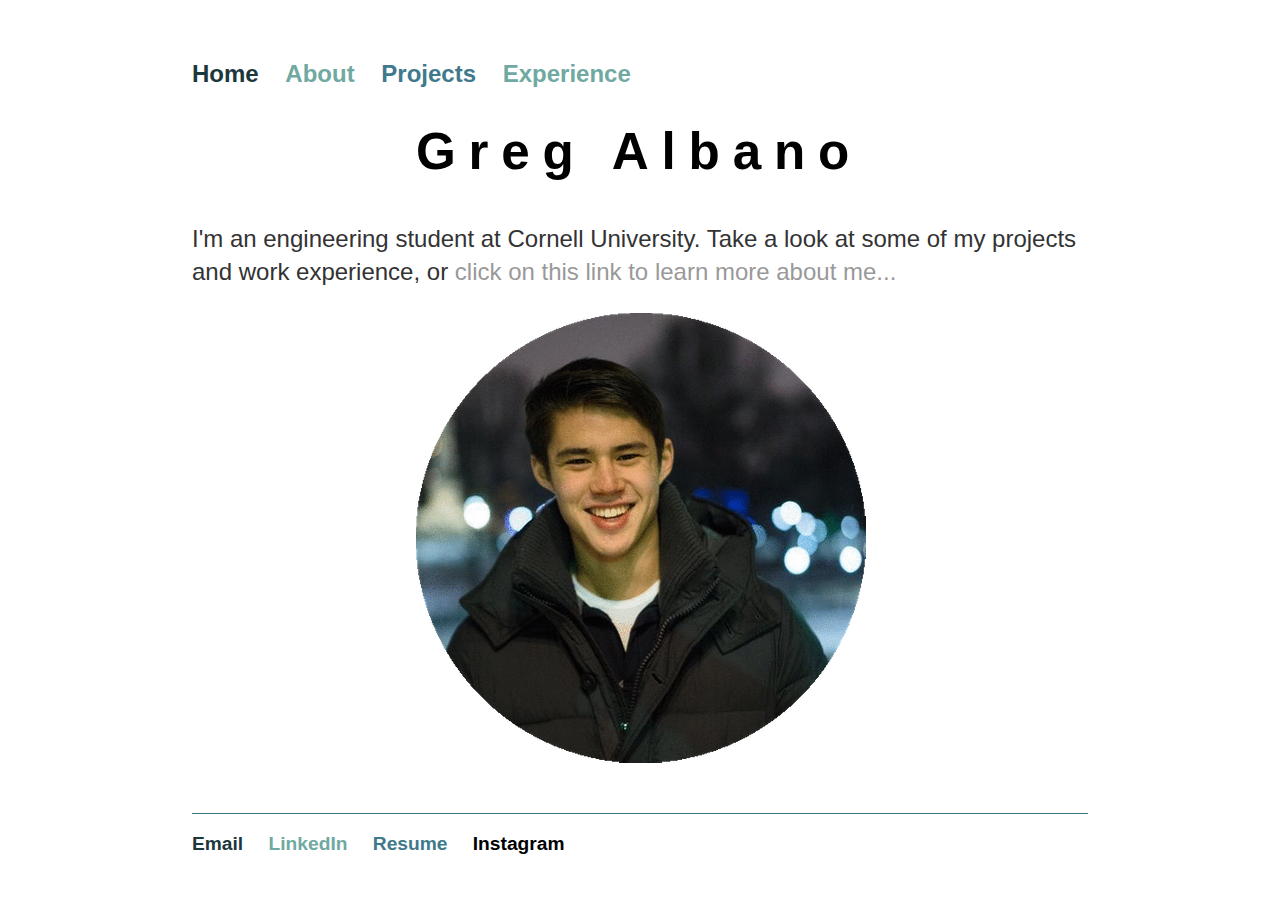
<file: index.html>
<!DOCTYPE html>
<html>
	<head>
		<title>Greg Albano</title>
		<!-- link to main stylesheet -->
		<link rel="stylesheet" type="text/css" href="css/main.css">
	</head>
	<body>
		<nav>
    		<ul>
        		<li><a style="color: #1C383D;" href="/">Home</a></li>
						<li><a style="color: #70A9A1;" href="/about.html">About</a></li>
        		<li><a style="color: #40798C;" href="/projects.html">Projects</a></li>
						<li><a style="color: #70A9A1;" href="/experience.html">Experience</a></li>
    		</ul>
		</nav>
		<div class="container">
    		<div class="index">
				<div class="center">
        		<h1> Greg Albano </h1>
				</div>
				<div class="bio">
					 		<p>I'm an engineering student at Cornell University.  Take a
							look at some of my projects and work experience, or  <a href="/about.html">
							click on this link to learn more about me...</a></p>
							<div class="index-center">
										<img src="boston.png" alt="Greg Albano">
			    		</div><!-- bio -->
				</div>
		</div><!-- /.container -->
		<footer>
    		<ul>
        		<li><a style="color: #1C383D;" href="mailto:gregoryalbano@gmail.com">Email</a></li>
        		<li><a style="color: #70A9A1;" href="https://www.linkedin.com/in/gregalbano/">LinkedIn</a></li>
						<li><a style="color: #40798C;" href="resume.pdf">Resume</a></li>
						<li><a style="color: BLACK;" href="https://www.instagram.com/gregoryalbano/">Instagram</a></li>
			</ul>
		</footer>
	</body>
</html>
</file>
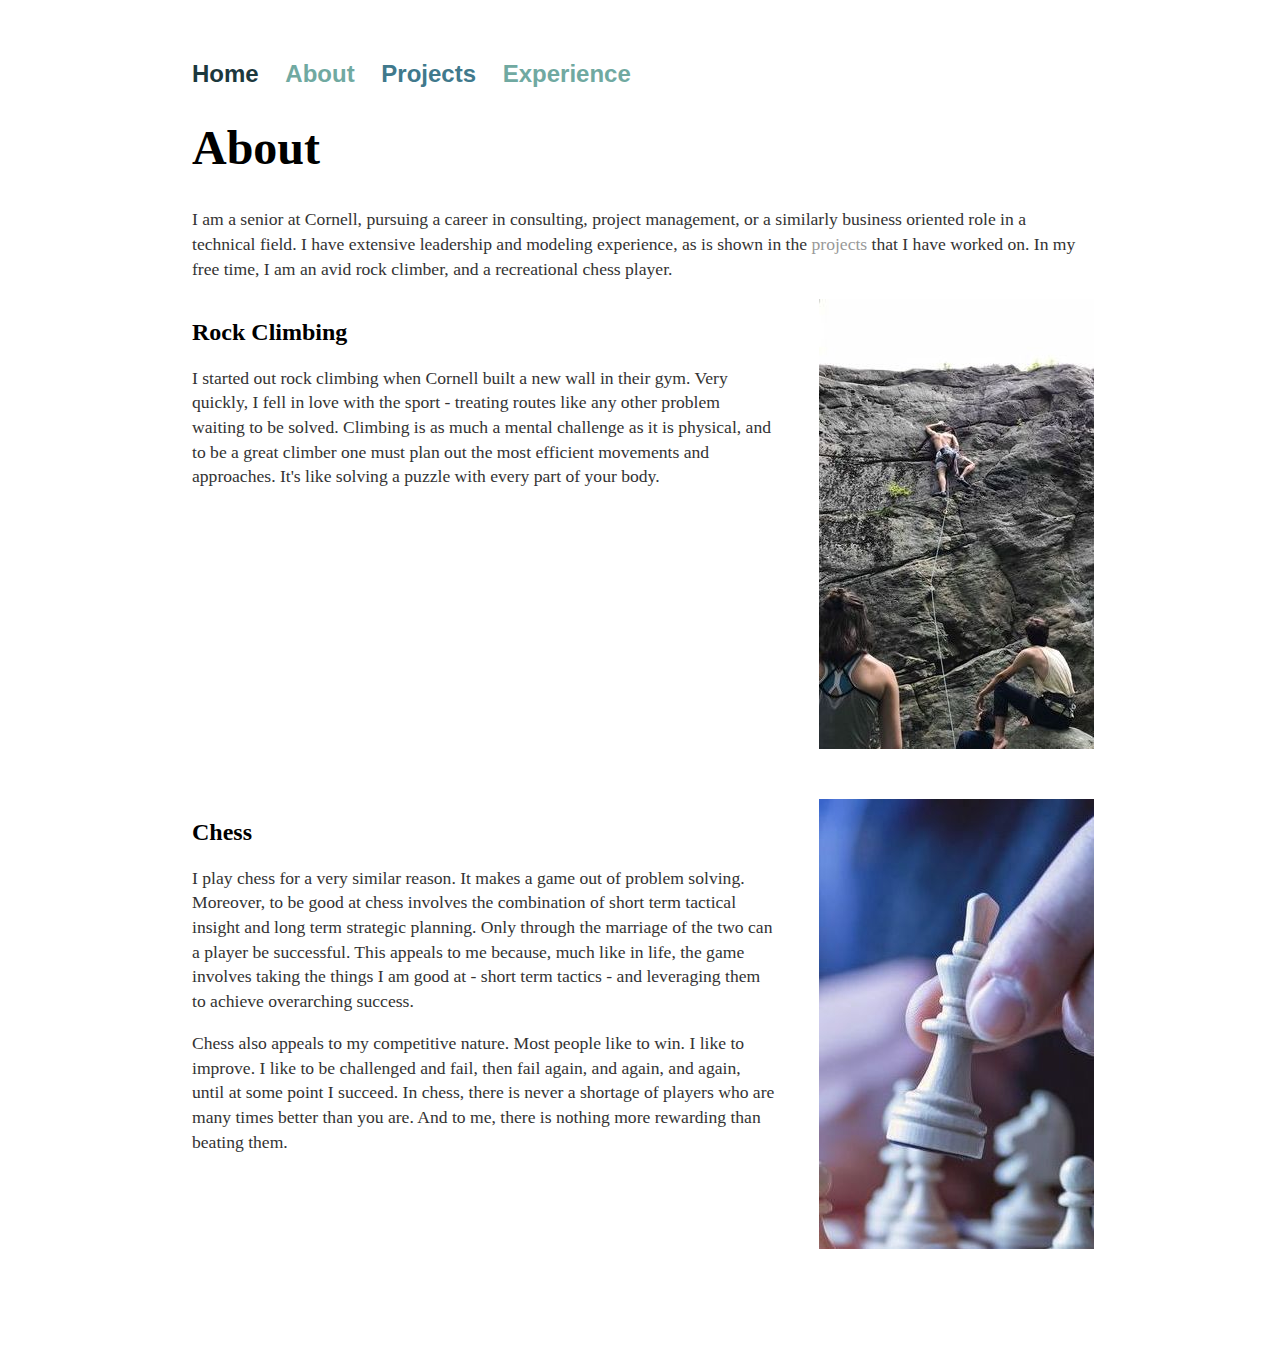
<file: about.html>
<!DOCTYPE html>
<html>
	<head>
		<title>About</title>
		<!-- link to main stylesheet -->
		<link rel="stylesheet" type="text/css" href="css/main.css">
	</head>
	<body>
		<nav>
    		<ul>
        		<li><a style="color: #1C383D;" href="/">Home</a></li>
	        	<li><a style="color: #70A9A1;" href="/about.html">About</a></li>
        		<li><a style="color: #40798C;" href="/projects.html">Projects</a></li>
						<li><a style="color: #70A9A1;" href="/experience.html">Experience</a></li>
    		</ul>
		</nav>
		<div class="container">

      <h1> About </h1>

				<div class="about-main">
						<p>
						I am a senior at Cornell, pursuing a career in consulting, project management, or a similarly business
						oriented role in a technical field.  I have extensive leadership and modeling experience, as is shown
						in the <a href="/projects.html">projects</a> that I have worked on.  In my free time, I am an avid rock climber,
						and a recreational chess player.
						</p>
				</div>

		<div class="about-left-odd">

        <h2> Rock Climbing </h2>

				<p>

					I started out rock climbing when Cornell built a new wall in their gym.
					Very quickly, I fell in love with the sport - treating routes like any other
					problem waiting to be solved.  Climbing is as much a mental challenge as it is
					physical, and to be a great climber one must plan out the most efficient movements
					and approaches.  It's like solving a puzzle with every part of your body. 

				</p>
		</div>
		<div class="about-right-odd">

					<img src="climbing.jpeg" alt="Climbing">

    </div>

		<div class="about-left-odd">

           	<h2> Chess </h2>

				<p>

				 I	play chess for a very similar reason.  It makes a game out of problem solving.
				 Moreover, to be good at chess involves the combination of short term tactical insight
				 and long term strategic planning.  Only through the marriage of the two can a player
				 be successful.  This appeals to me because, much like in life, the game involves taking
				 the things I am good at - short term tactics -  and leveraging them to achieve overarching
				 success.

				</p>

				<p>

				Chess also appeals to my competitive nature.  Most people like to win.  I like to improve.
				I like to be challenged and fail, then fail again, and again, and again, until at some point
				I succeed.  In chess, there is never a shortage of players who are many times better than you are.
				And to me, there is nothing more rewarding than beating them.

				</p>

		</div>
		<div class="about-right-odd">

					<img src="chess.jpeg" alt="Chess">

    </div>


		</div><!-- /.container -->


		</div>

		<nav>
    		<ul>
    		</ul>
		</nav>

	</body>
</html>
</file>
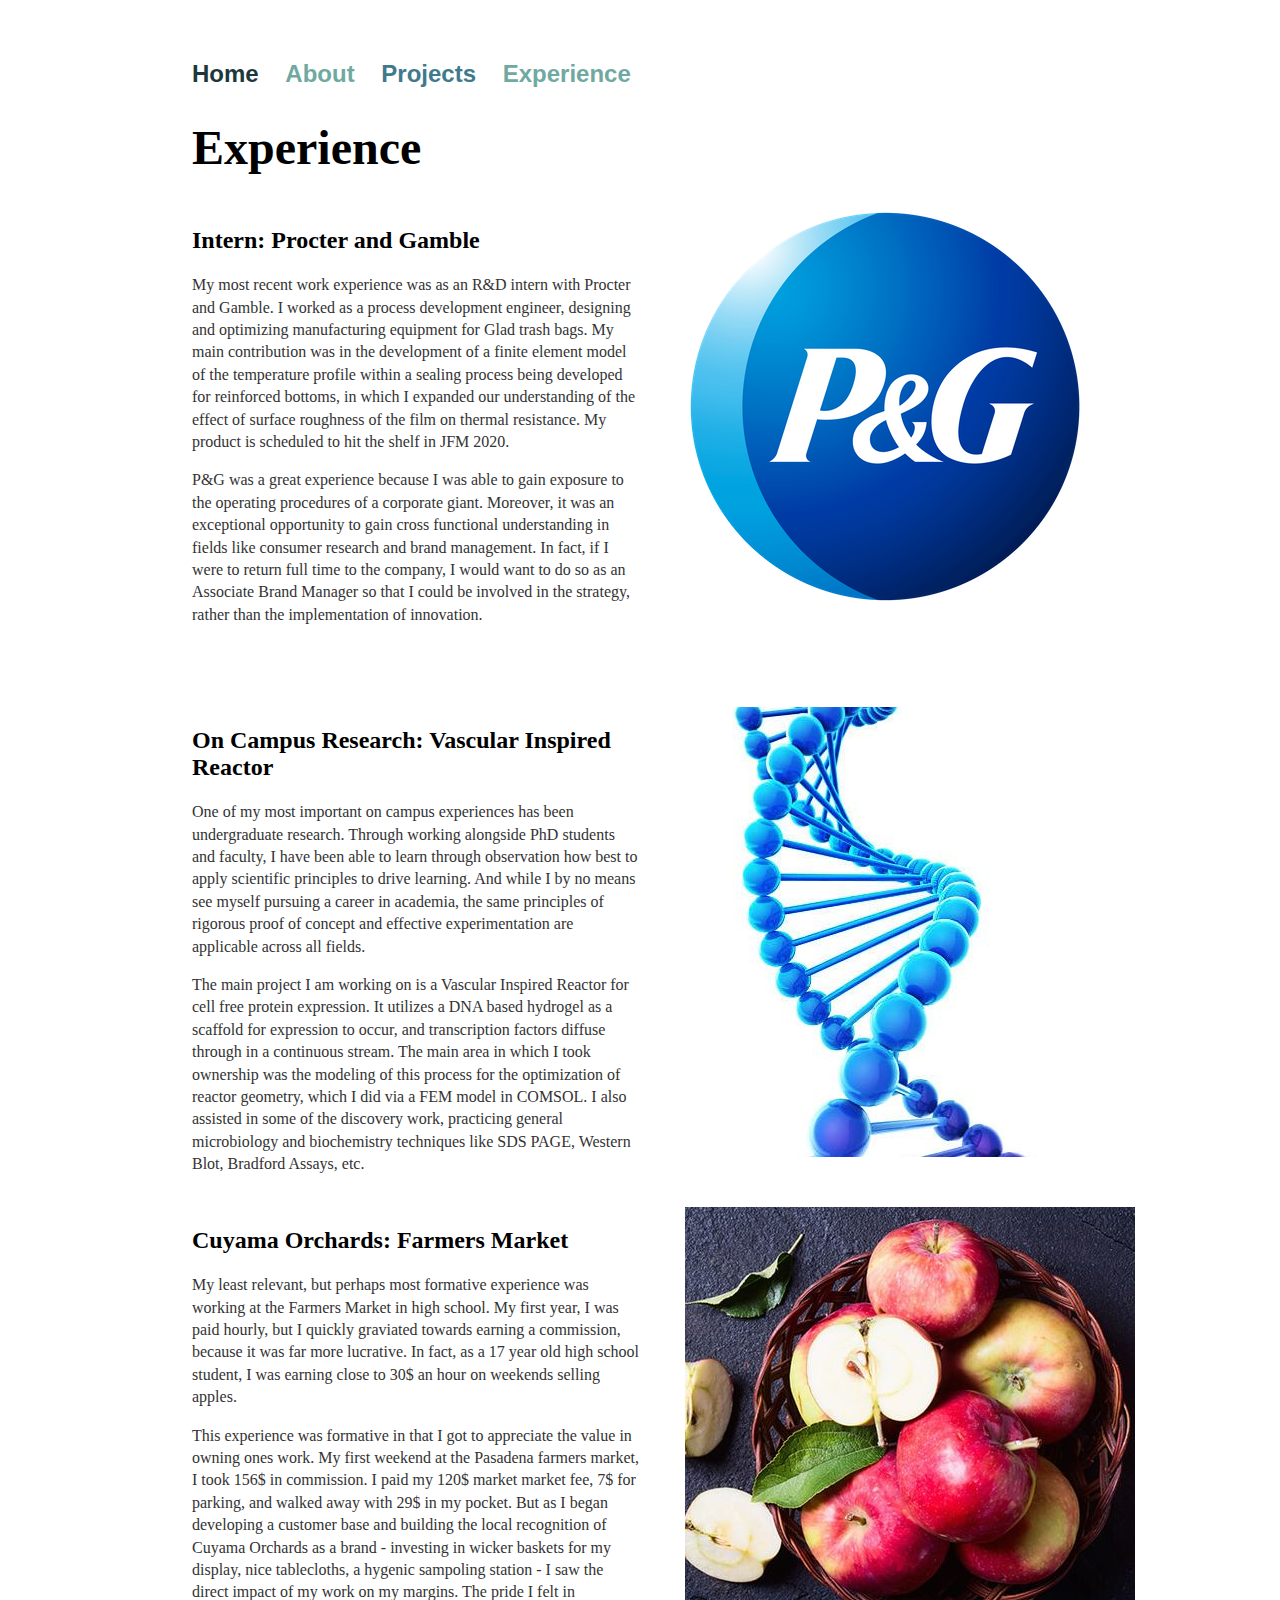
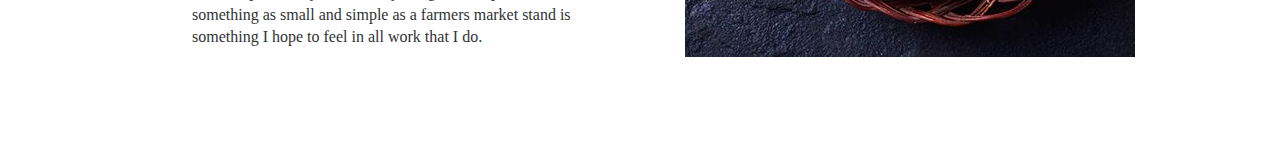
<file: experience.html>
<!DOCTYPE html>
<html>
	<head>
		<title>Projects</title>
		<!-- link to main stylesheet -->
		<link rel="stylesheet" type="text/css" href="css/main.css">
	</head>
	<body>
		<nav>
    		<ul>
        		<li><a style="color: #1C383D;" href="/">Home</a></li>
	        	<li><a style="color: #70A9A1;" href="/about.html">About</a></li>
        		<li><a style="color: #40798C;" href="/projects.html">Projects</a></li>
            <li><a style="color: #70A9A1;" href="/experience.html">Experience</a></li>
    		</ul>
		</nav>
		<div class="container">
        		<h1> Experience </h1>

		<div class="experience-left">
        <h2> Intern: Procter and Gamble </h2>

				<p>
          My most recent work experience was as an R&D intern with Procter and Gamble.  I worked as a process
          development engineer, designing and optimizing manufacturing equipment for Glad trash bags.  My main
          contribution was in the development of a finite element model of the temperature profile within a
          sealing process being developed for reinforced bottoms, in which I expanded our understanding of the
          effect of surface roughness of the film on thermal resistance.  My product is scheduled to hit the shelf
          in JFM 2020.
        </p>

        <p>
          P&G was a great experience because I was able to gain exposure to the operating procedures of a corporate
          giant.  Moreover, it was an exceptional opportunity to gain cross functional understanding in fields like
          consumer research and brand management.  In fact, if I were to return full time to the company, I would want
          to do so as an Associate Brand Manager so that I could be involved in the strategy, rather than the
          implementation of innovation.
        </p>

    </div><!-- /.Projects-left-one -->
		<div class="experience-right">
				<img src="procter.png" alt="Procter and Gamble">
		</div><!-- /.Projects-right-one -->

    <div class="experience-left">
        <h2> On Campus Research: Vascular Inspired Reactor </h2>

				<p>
					One of my most important on campus experiences has been undergraduate research. Through working alongside
          PhD students and faculty, I have been able to learn through observation how best to apply scientific
          principles to drive learning.  And while I by no means see myself pursuing a career in academia, the same
          principles of rigorous proof of concept and effective experimentation are applicable across all fields.
        </p>
        <p>
					The main project I am working on is a Vascular Inspired Reactor for cell free protein expression.  It utilizes
          a DNA based hydrogel as a scaffold for expression to occur, and transcription factors diffuse through in a
          continuous stream.  The main area in which I took ownership was the modeling of this process for the optimization
          of reactor geometry, which I did via a FEM model in COMSOL.  I also assisted in some of the discovery work,
          practicing general microbiology and biochemistry techniques like SDS PAGE, Western Blot, Bradford Assays,
          etc.
        </p>

    </div><!-- /.Projects-left-one -->
		<div class="experience-right">
				<img src="dna.jpeg" alt="Oxyponics">
		</div><!-- /.Projects-right-one -->

		<div class="experience-left">
				<h2> Cuyama Orchards: Farmers Market </h2>

				<p>
					My least relevant, but perhaps most formative experience was working at the Farmers Market in high school.
					My first year, I was paid hourly, but I quickly graviated towards earning a commission, because it was far
					more lucrative.  In fact, as a 17 year old high school student, I was earning close to 30$ an hour on weekends
					selling apples.
				</p>
				<p>
					This experience was formative in that I got to appreciate the value in owning ones work.  My first weekend
					at the Pasadena farmers market, I took 156$ in commission.  I paid my 120$ market market fee, 7$ for parking,
					and walked away with 29$ in my pocket.  But as I began developing a customer base and building the local
					recognition of Cuyama Orchards as a brand - investing in wicker baskets for my display, nice tablecloths,
					a hygenic sampoling station - I saw the direct impact of my work on my margins.  The pride I felt in something
					as small and simple as a farmers market stand is something I hope to feel in all work that I do.
				</p>

		</div><!-- /.Projects-left-one -->
		<div class="experience-right">
				<img src="cuyama.jpeg" alt="Farmers Market">
		</div><!-- /.Projects-right-one -->

		</div><!-- /.container -->

	</body>
</html>
</file>
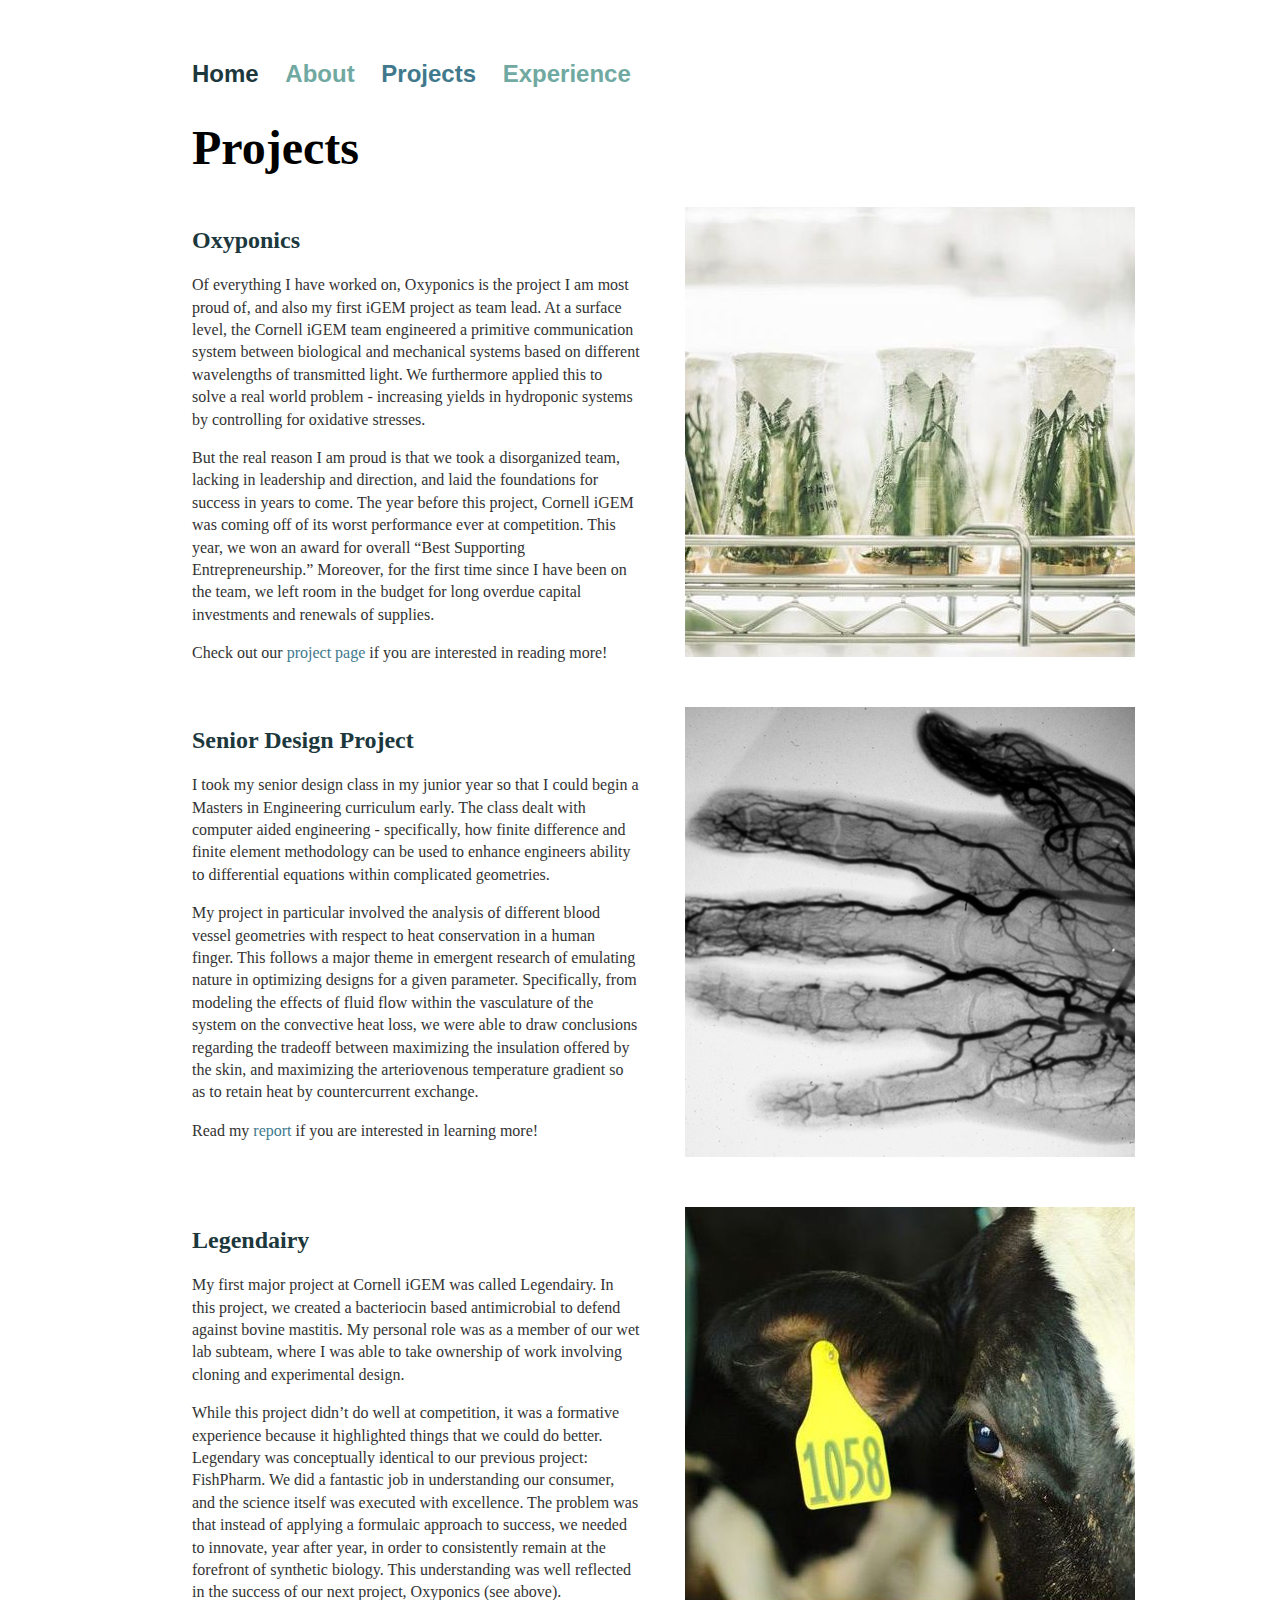
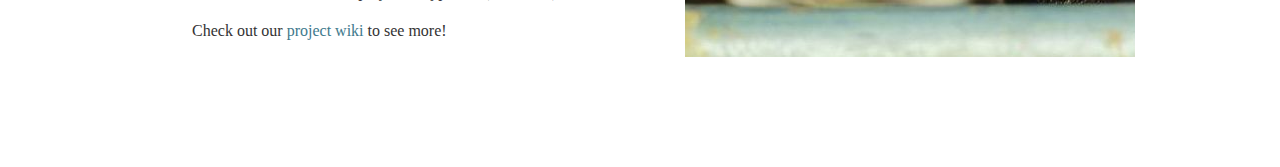
<file: projects.html>
<!DOCTYPE html>
<html>
	<head>
		<title>Projects</title>
		<!-- link to main stylesheet -->
		<link rel="stylesheet" type="text/css" href="css/main.css">
	</head>
	<body>
		<nav>
    		<ul>
        		<li><a style="color: #1C383D;" href="/">Home</a></li>
	        	<li><a style="color: #70A9A1;" href="/about.html">About</a></li>
        		<li><a style="color: #40798C;" href="/projects.html">Projects</a></li>
						<li><a style="color: #70A9A1;" href="/experience.html">Experience</a></li>
    		</ul>
		</nav>
		<div class="container">
        		<h1> Projects</h1>

		<div class="projects-left-odd">
				<a href="http://2017.igem.org/Team:Cornell">
        <h2> Oxyponics </h2>
				</a>

				<p>
					Of everything I have worked on, Oxyponics is the project I am most proud of, and also my first iGEM
					project as team lead.  At a surface level, the Cornell iGEM team engineered a primitive communication
					system between biological and mechanical systems based on different wavelengths of transmitted light.
					We furthermore applied this to solve a real world problem - increasing yields in hydroponic systems by
					controlling for oxidative stresses.
        </p>

				<p>
					But the real reason I am proud is that we took a disorganized team, lacking in leadership and direction,
					and laid the foundations for success in years to come.  The year before this project, Cornell iGEM was
					coming off of its worst performance ever at competition.  This year, we won an award for overall “Best
					Supporting Entrepreneurship.”  Moreover, for the first time since I have been on the team, we left room in
					the budget for long overdue capital investments and renewals of supplies.
				</p>

				<p>
					Check out our <a href="http://2017.igem.org/Team:Cornell" style="color:#40798C">project page</a>
					if you are interested in reading more!
				</p>

    </div><!-- /.Projects-left-one -->
		<div class="projects-right-odd">
			<a href="http://2017.igem.org/Team:Cornell">
				<img src="oxyponics.jpeg" alt="Oxyponics">
			</a>
		</div><!-- /.Projects-right-one -->


		<div class="projects-left-odd">
				<a href="seniordesign.pdf">
        <h2> Senior Design Project </h2>
				</a>

				<p>
					I took my senior design class in my junior year so that I could begin a Masters in Engineering
					curriculum early.  The class dealt with computer aided engineering - specifically, how finite
					difference and finite element methodology can be used to enhance engineers ability to differential
					equations within complicated geometries.
        </p>

				<p>
					My project in particular involved the analysis of different blood vessel geometries with respect to
					heat conservation in a human finger.  This follows a major theme in emergent research of emulating
					nature in optimizing designs for a given parameter.  Specifically, from modeling the effects of fluid
					flow within the vasculature of the system on the convective heat loss, we were able to draw conclusions
					regarding the tradeoff between maximizing the insulation offered by the skin, and maximizing the arteriovenous
					temperature gradient so as to retain heat by countercurrent exchange.
				</p>

				<p>
					Read my <a href="seniordesign.pdf" style="color:#40798C">report</a>
					if you are interested in learning more!
				</p>



    </div><!-- /.Projects-left-one -->
		<div class="projects-right-odd">
			<a href="seniordesign.pdf">
				<img src="countercurrent.png" alt="Legendairy">
			</a>
		</div><!-- /.Projects-left-one -->
		<div class="projects-left-odd">
				<a href="http://2016.igem.org/Team:Cornell_NY/defaulthome">
        <h2> Legendairy </h2>
				</a>

				<p>
					My first major project at Cornell iGEM was called Legendairy.  In this project, we created a bacteriocin
					based antimicrobial to defend against bovine mastitis.  My personal role was as a member of our wet lab
					subteam, where I was able to take ownership of work involving cloning and experimental design.
        </p>

				<p>
					While this project didn’t do well at competition, it was a formative experience because it highlighted
					things that we could do better.  Legendary was conceptually identical to our previous project: FishPharm.
					We did a fantastic job in understanding our consumer, and the science itself was executed with excellence.
					The problem was that instead of applying a formulaic approach to success, we needed to innovate, year after year,
					in order to consistently remain at the forefront of synthetic biology.  This understanding was well reflected in
					the success of our next project, Oxyponics (see above).
				</p>

				<p>
					Check out our <a href="http://2016.igem.org/Team:Cornell_NY/defaulthome" style="color:#40798C">project wiki</a>
					to see more!
				</p>

    </div><!-- /.Projects-left-one -->
		<div class="projects-right-odd">
			<a href="http://2016.igem.org/Team:Cornell_NY/defaulthome">
				<img src="legendairy.jpeg" alt="Senior Design">
			</a>
		</div><!-- /.Projects-left-one -->
		</div><!-- /.container -->

	</body>
</html>
</file>
<file: css/main.css>
body {
    margin: 60px auto;
    width: 70%;
}
nav ul, footer ul {
    font-family:'Helvetica', 'Arial', 'Sans-Serif';
    padding: 0px;
    list-style: none;
    font-weight: bold;
    font-size: 1.5em
}
nav ul li, footer ul li {
    display: inline;
    margin-right: 20px;
}
a {
    text-decoration: none;
    color: #999;
}
a:hover {
    text-decoration: underline;
}

h1 {
    font-size: 3em;
    font-family:', 'Sans-Serif';
}

.index h1 {
    font-size: 3.2em;
    font-family:'Helvetica', 'Arial', 'Sans-Serif';
    font-weight: bold;
    letter-spacing: .25em; /* Adjust as needed */
    height: .8em;
}

/* The typing effect */
@keyframes typing {
  from { width: 0 }
  to { width: 100% }
}

/* The typewriter cursor effect */
@keyframes blink-caret {
  from, to { border-color: transparent }
  50% { border-color: orange; }
}
p {
    font-size: 1.5em;
    line-height: 1.4em;
    color: #333;
}
footer {
    border-top: 1px solid #40798C;
    font-size: .8em;
}

ul.posts {
    margin: 20px auto 40px;
    font-size: 1.5em;
}

ul.posts li {
    list-style: none;
}

.bio {
    display: inline-block;
    font-family:'Helvetica', 'Arial', 'Sans-Serif';
    font-weight: 500;
    background-color: #FFFFFF;
}

.center {
    display: block;
    margin-left: auto;
    margin-right: auto;
    width: 50%;
}

.index-center {
    display: block;
    margin-left: auto;
    margin-right: auto;
    width: 50%;
    height: 500px;
}

.about-main p {
    font-size: 1.1em;

}

.about-left-odd {
    display: inline-block;
    width: 65%;
    height: 500px;
    background-color: #FFFFFF;
}

.about-left-odd p {
    font-size: 1.1em
}

.about-right-odd {
    display: inline-block;
    width: 30%;
    float:right
}

.about-right-even {
    display: inline-block;
    width: 65%;
    height: 500px;
    background-color: #FFFFFF;
    float:right
}

.about-right-even p {
    font-size: 1.1em
}

.about-left-even {
    display: inline-block;
    width: 30%;
}

.projects-left-odd {
    display: inline-block;
    width: 50%;
    height: 500px;
    background-color: #FFFFFF;
}

.projects-left-odd p {
    font-size: 1em
}

.projects-left-odd a {
    color: #1C383D
}

.projects-right-odd {
    display: inline-block;
    width: 45%;
    float:right
}

.experience-left {
    display: inline-block;
    width: 50%;
    height: 500px;
    background-color: #FFFFFF;
}

.experience-left a {
    color: #1C383D
}

.experience-left p {
    font-size: 1em
}

.experience-right {
    display: inline-block;
    width: 45%;
    float:right
}

.center {
    display: block;
    margin-left: auto;
    margin-right: auto;
    width: 50%;
}
</file>
